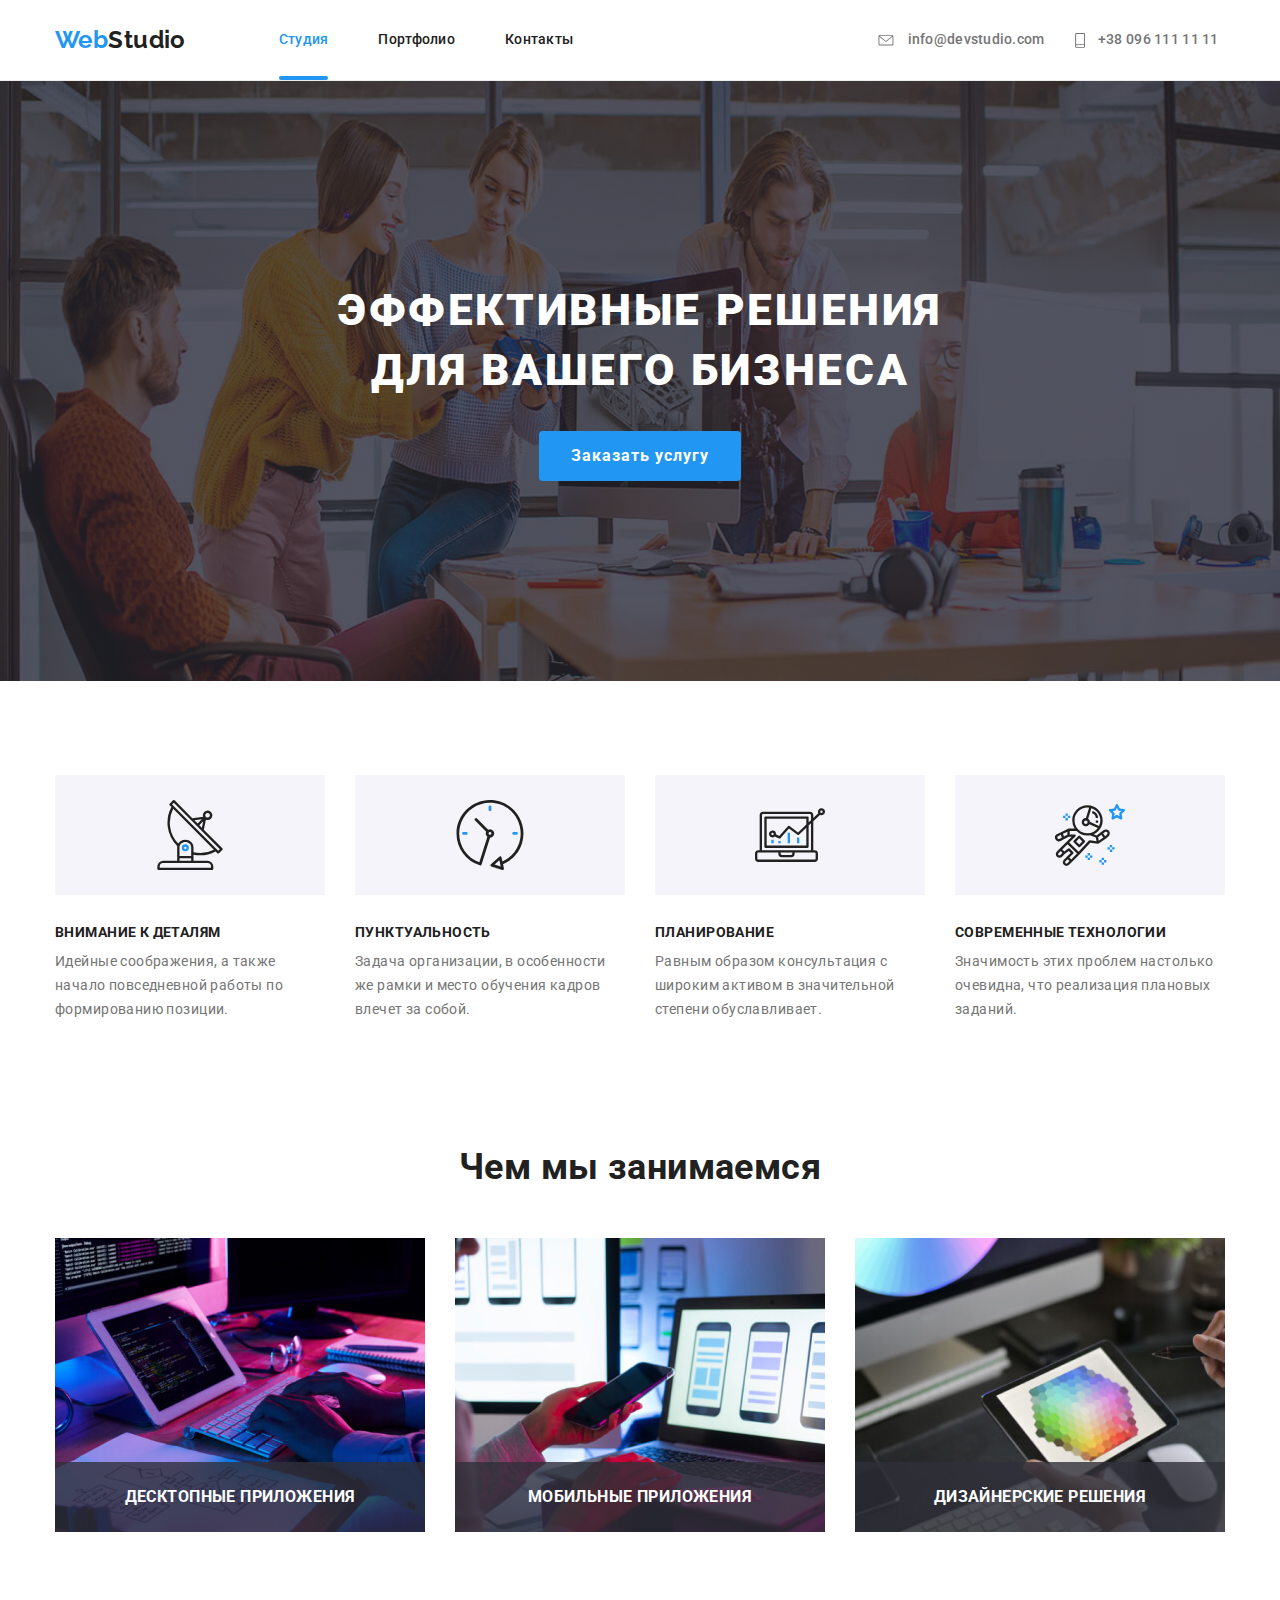
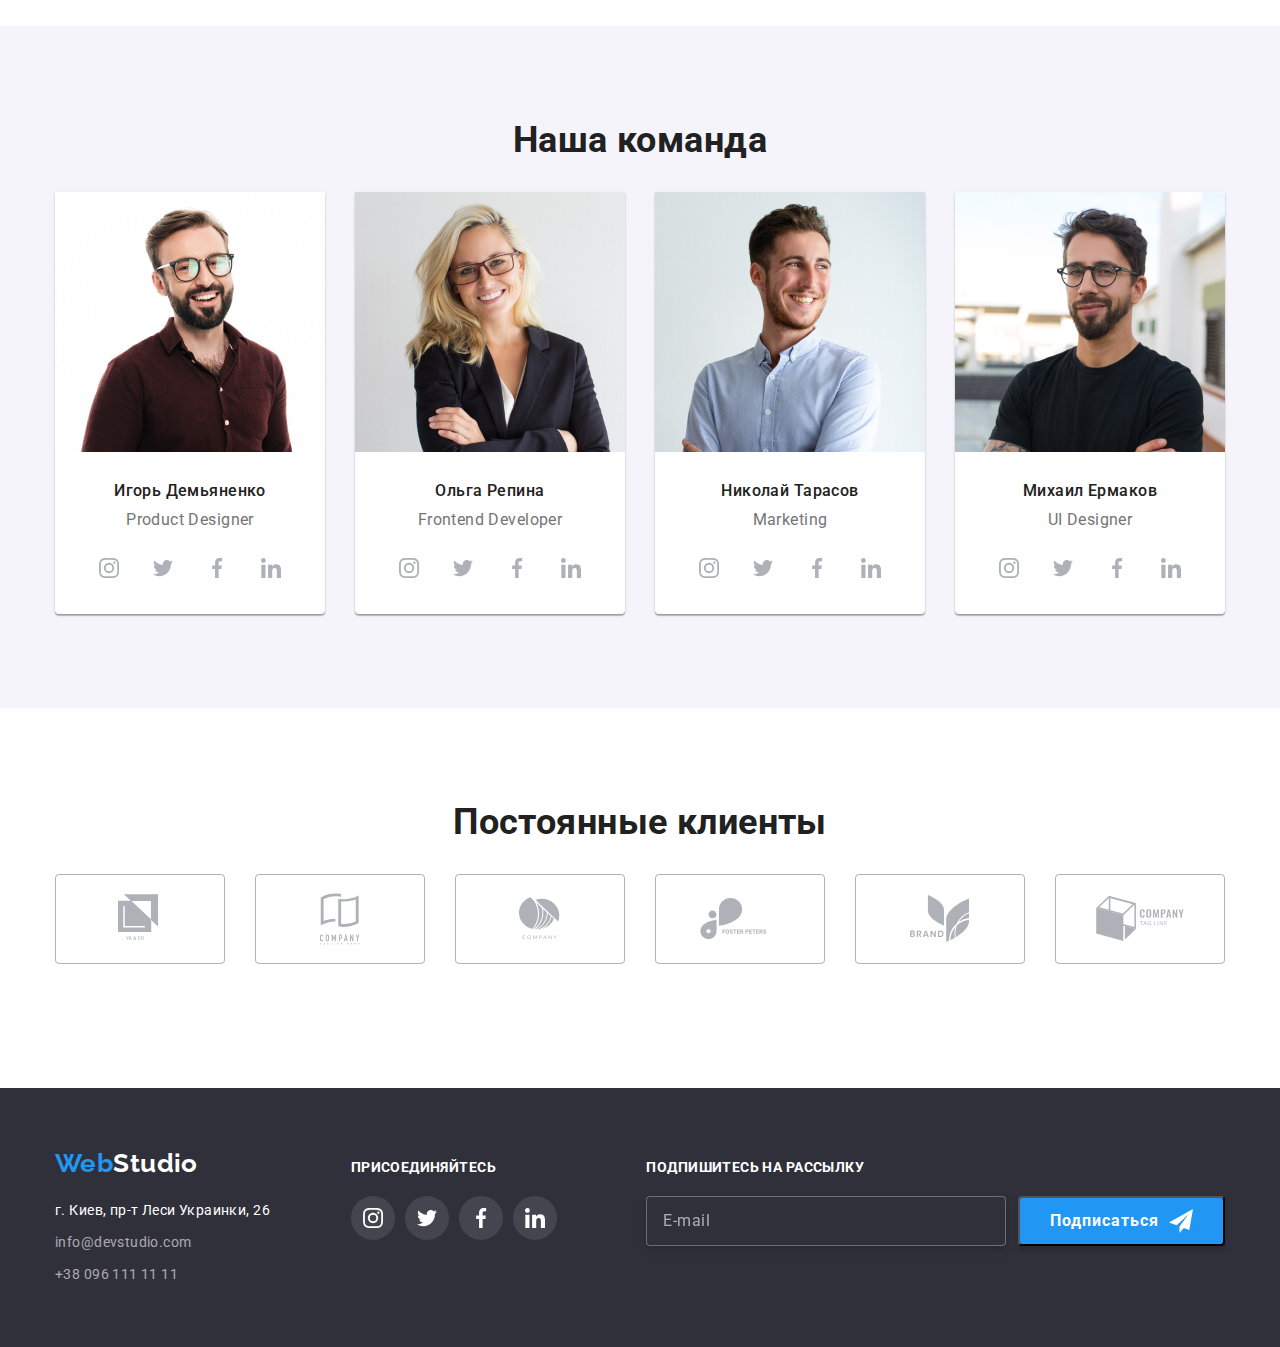
<file: index.html>
<!DOCTYPE html>
<html lang="ru">
<head>
    <meta charset="UTF-8">
    <meta name="viewport" content="width=device-width, initial-scale=1.0">
    <title>Web Studio</title>
    <link href="https://fonts.googleapis.com/css2?family=Raleway:wght@700&family=Roboto:wght@400;500;700;900&display=swap" rel="stylesheet">
    <link rel="stylesheet" href="./css/main.min.css">
</head>
<body>
<header class="page-header">
    <div class="container header-container">
        <a class="logo link" href="./index.html" aria-label="Логотип компании Веб студия"><span class="logo-item">Web</span>Studio</a>
<button type="button" aria-expanded="false" aria-controls="menu-wrapper" class="menu-btn" data-menu-button>
    <svg width="24" height="16">
        <use href="./images/sprite.svg#icon-cross" class="icon-cross"></use>
        <use href="./images/sprite.svg#icon-burger" class="icon-burger"></use>
    </svg>
</button>
<div class="menu-wrapper" data-menu>
<nav class="navigation">  
<ul class="navigation-list">
    <li class="navigation-list-item list">
        <a class="navigation-list-link selected link" href="./index.html" aria-label="Переход на главную страницу сайта">Студия</a>
    </li>
    <li class="navigation-list-item list">
        <a class="navigation-list-link link" href="./portfolio.html" aria-label="Переход на страницу портфолио">Портфолио</a>
    </li>
    <li class="navigation-list-item list">
        <a class="navigation-list-link link" href="" aria-label="Переход на страницу контактов">Контакты</a>
    </li>
</ul>
</nav>
<div class="header-utils">
    <ul class="header-contacts-list">
        <li class="header-contacts-item list">  
            <a class="header-mail-link link" href="mailto:info@devstudio.com">
                <svg class="mail-icon-svg" >
                    <use href="./images/sprite.svg#icon-mail">
                    </use>
                </svg> 
                info@devstudio.com 
            </a>  
        </li>
        <li class="header-contacts-item tel list">
            <a class="header-tel-link link" href="tel:+380961111111">
                <svg class="phone-icon-svg" >
                    <use href="./images/sprite.svg#icon-phone">
                    </use>
                </svg>   
                +38 096 111 11 11</a>
        </li>
    </ul>
</div>
</div>
</div>
</header>
<main>
<!--Секция герой-->
<section class="hero">
    <div class="hero-block">
    <h1 class="hero-title">Эффективные решения для вашего бизнеса</h1>
    <button data-modal-open type="button" class="hero-btn modal-btn" >Заказать услугу</button>
    </div>
</section>
<!--Преимущества-->
<section class="advantage section">
    <div class="container">
    <h2 class="visually-hidden">Наши преимущества</h2>
    <ul class="advantage-list">
        <li class="advantage-list-item list">
            <div class="advantage-icon-block">
            <svg class="advantage-list-icon">
                <use href="./images/sprite.svg#icon-antenna"></use>
            </svg>
        </div>
            <h3 class="advantage-list-title">Внимание к деталям</h3>
            <p class="advantage-list-text">Идейные соображения, а также начало повседневной работы по формированию позиции.</p>
        </li>
        <li class="advantage-list-item list">
            <div class="advantage-icon-block">
            <svg class="advantage-list-icon">
                <use href="./images/sprite.svg#icon-clock"></use>
            </svg>
            </div>
            <h3 class="advantage-list-title">Пунктуальность</h3>
            <p class="advantage-list-text">Задача организации, в особенности же рамки и место обучения кадров влечет за собой.</p>
        </li>
        <li class="advantage-list-item list">
            <div class="advantage-icon-block">
            <svg class="advantage-list-icon">
                <use href="./images/sprite.svg#icon-diagram"></use>
            </svg>
            </div>
            <h3 class="advantage-list-title">Планирование</h3>
            <p class="advantage-list-text">Равным образом консультация с широким активом в значительной степени обуславливает.</p>
        </li>
        <li class="advantage-list-item list">
            <div class="advantage-icon-block">
            <svg class="advantage-list-icon">
                <use href="./images/sprite.svg#icon-astronaut"></use>
            </svg>
            </div>
            <h3 class="advantage-list-title">Современные технологии</h3>
            <p class="advantage-list-text">Значимость этих проблем настолько очевидна, что реализация плановых заданий.</p>
        </li>
    </ul>
</div>
</section>
<!--Напраления работы-->
<section class="work-direction section">
    <div class="container">
    <h2 class="work-direction-title">Чем мы занимаемся</h2>
    <ul class="work-direction-list">
        <li class="work-direction-list-item list">
            <img class="work-direction-image" alt="Человек работает за ноутбуком"
            src="./images/box-1.jpg"
            srcset="./images/box-1@2x.jpg 2x"/>
            <div class="work-direction-wrapper"><h3 class="work-direction-subtitle">Десктопные приложения</h3></div>
        </li>
        <li class="work-direction-list-item list">
            <img class="work-direction-image" alt="Человек держит в руках смартфон"
            src="./images/box-2.jpg"
            srcset="./images/box-2@2x.jpg 2x"/>
            <div class="work-direction-wrapper"><h3 class="work-direction-subtitle">Мобильные приложения</h3></div>
        </li>
        <li class="work-direction-list-item list">
            <img class="work-direction-image" alt="Человек держит в руках планшет"
            src="./images/box-3.jpg"
            srcset="./images/box-3@2x.jpg 2x"/>
            <div class="work-direction-wrapper"><h3 class="work-direction-subtitle">Дизайнерские решения</h3></div>
        </li>
    </ul>
</div>
</section>
<!--Команда-->
<section class="team section">
    <div class="container">
    <h2 class="team-title">Наша команда</h2>
    <ul class="team-list">
        <li class="team-list-item list">
            <picture>
                <source srcset="./images/team/teamate-1-desk.jpg 1x, ./images/team/teamate-1-desk@2x.jpg 2x"
                  media="(min-width: 1200px)">
                  <source srcset="./images/team/teamate-1-tablet.jpg 1x, ./images/team/teamate-1-tablet@2x.jpg 2x"
                  media="(max-width:1199px)">
                  <source srcset="./images/team/teamate-1-mob.jpg 1x, ./images/team/teamate-1-mob@2x.jpg 2x"
                  media="(max-width: 767px)">
                <img src="./images/team/teamate-1-mob.jpg" alt="Фото Игоря Демьяненко" class="team-list-item-image">
              </picture>
            <h3 class="team-list-item-name">Игорь Демьяненко</h3>
            <p class="team-list-item-position" lang="en">Product Designer</p>
            <ul class="social-list">
                <li class="social-list-item list">
                    <a class="social-list-link" href="" target="_blank" aria-label="Инстаграмм">
                      <svg class="social-list-icon">
                          <use href="./images/sprite.svg#icon-instagram">
                      </use>
                      </svg>  
                    </a>
                </li>
                <li class="social-list-item list">
                    <a class="social-list-link" href="" target="_blank" aria-label="Твиттер" >
                        <svg class="social-list-icon">
                            <use href="./images/sprite.svg#icon-twitter">
                        </use>
                        </svg>    
                    </a>
                </li>
                <li class="social-list-item list">
                    <a class="social-list-link" href="" target="_blank" aria-label="Фейсбук">
                        <svg class="social-list-icon">
                            <use href="./images/sprite.svg#icon-facebook">
                        </use>
                        </svg>  
                    </a>
                </li>
                <li class="social-list-item list">
                    <a class="social-list-link" href="" target="_blank" aria-label="Линкедин">
                        <svg class="social-list-icon">
                            <use href="./images/sprite.svg#icon-linkedin">
                        </use>
                        </svg>  
                    </a>
                </li>
            </ul>
        </li>
        <li class="team-list-item list">
            <picture>
                <source srcset="./images/team/teamate-2-desk.jpg 1x, ./images/team/teamate-2-desk@2x.jpg 2x"
                  media="(min-width: 1200px)">
                  <source srcset="./images/team/teamate-2-tablet.jpg 1x, ./images/team/teamate-2-tablet@2x.jpg 2x"
                  media="(max-width:1199px)">
                  <source srcset="./images/team/teamate-2-mob.jpg 1x, ./images/team/teamate-2-mob@2x.jpg 2x"
                  media="(max-width: 767px)">
                <img src="./images/team/teamate-2-mob.jpg" alt="Фото Ольги Репиной" class="team-list-item-image">
              </picture>
            <h3 class="team-list-item-name">Ольга Репина</h3>
            <p class="team-list-item-position" lang="en">Frontend Developer</p>
            <ul class="social-list">
                <li class="social-list-item list">
                    <a class="social-list-link" href="" target="_blank" aria-label="Инстаграмм">
                      <svg class="social-list-icon">
                          <use href="./images/sprite.svg#icon-instagram">
                      </use>
                      </svg>  
                    </a>
                </li>
                <li class="social-list-item list">
                    <a class="social-list-link" href="" target="_blank" aria-label="Твиттер" >
                        <svg class="social-list-icon">
                            <use href="./images/sprite.svg#icon-twitter">
                        </use>
                        </svg>    
                    </a>
                </li>
                <li class="social-list-item list">
                    <a class="social-list-link" href="" target="_blank" aria-label="Фейсбук">
                        <svg class="social-list-icon">
                            <use href="./images/sprite.svg#icon-facebook">
                        </use>
                        </svg>  
                    </a>
                </li>
                <li class="social-list-item list">
                    <a class="social-list-link" href="" target="_blank" aria-label="Линкедин">
                        <svg class="social-list-icon">
                            <use href="./images/sprite.svg#icon-linkedin">
                        </use>
                        </svg>  
                    </a>
                </li>
            </ul>
        </li>
        <li class="team-list-item list">
            <picture>
                <source srcset="./images/team/teamate-3-desk.jpg 1x, ./images/team/teamate-3-desk@2x.jpg 2x"
                  media="(min-width: 1200px)">
                  <source srcset="./images/team/teamate-3-tablet.jpg 1x, ./images/team/teamate-3-tablet@2x.jpg 2x"
                  media="(max-width:1199px)">
                  <source srcset="./images/team/teamate-3-mob.jpg 1x, ./images/team/teamate-3-mob@2x.jpg 2x"
                  media="(max-width: 767px)">
                <img src="./images/team/teamate-3-mob.jpg" alt="Фото Николая Тарасова" class="team-list-item-image">
              </picture>
            <h3 class="team-list-item-name">Николай Тарасов</h3>
            <p class="team-list-item-position" lang="en">Marketing</p>
            <ul class="social-list">
                <li class="social-list-item list">
                    <a class="social-list-link" href="" target="_blank" aria-label="Инстаграмм">
                      <svg class="social-list-icon">
                          <use href="./images/sprite.svg#icon-instagram">
                      </use>
                      </svg>  
                    </a>
                </li>
                <li class="social-list-item list">
                    <a class="social-list-link" href="" target="_blank" aria-label="Твиттер" >
                        <svg class="social-list-icon">
                            <use href="./images/sprite.svg#icon-twitter">
                        </use>
                        </svg>    
                    </a>
                </li>
                <li class="social-list-item list">
                    <a class="social-list-link" href="" target="_blank" aria-label="Фейсбук">
                        <svg class="social-list-icon">
                            <use href="./images/sprite.svg#icon-facebook">
                        </use>
                        </svg>  
                    </a>
                </li>
                <li class="social-list-item list">
                    <a class="social-list-link" href="" target="_blank" aria-label="Линкедин">
                        <svg class="social-list-icon">
                            <use href="./images/sprite.svg#icon-linkedin">
                        </use>
                        </svg>  
                    </a>
                </li>
            </ul>
        </li>
        <li class="team-list-item list">
            <picture>
                <source srcset="./images/team/teamate-4-desk.jpg 1x, ./images/team/teamate-4-desk@2x.jpg 2x"
                  media="(min-width: 1200px)">
                  <source srcset="./images/team/teamate-4-tablet.jpg 1x, ./images/team/teamate-4-tablet@2x.jpg 2x"
                  media="(max-width:1199px)">
                  <source srcset="./images/team/teamate-4-mob.jpg 1x, ./images/team/teamate-4-mob@2x.jpg 2x"
                  media="(max-width: 767px)">
                <img src="./images/team/teamate-4-mob.jpg" alt="Фото Михаила Ермакова" class="team-list-item-image">
              </picture>
            <h3 class="team-list-item-name">Михаил Ермаков</h3>
            <p class="team-list-item-position" lang="en">UI Designer</p>
            <ul class="social-list">
                <li class="social-list-item list">
                    <a class="social-list-link" href="" target="_blank" aria-label="Инстаграмм">
                      <svg class="social-list-icon">
                          <use href="./images/sprite.svg#icon-instagram">
                      </use>
                      </svg>  
                    </a>
                </li>
                <li class="social-list-item list">
                    <a class="social-list-link" href="" target="_blank" aria-label="Твиттер" >
                        <svg class="social-list-icon">
                            <use href="./images/sprite.svg#icon-twitter">
                        </use>
                        </svg>    
                    </a>
                </li>
                <li class="social-list-item list">
                    <a class="social-list-link" href="" target="_blank" aria-label="Фейсбук">
                        <svg class="social-list-icon">
                            <use href="./images/sprite.svg#icon-facebook">
                        </use>
                        </svg>  
                    </a>
                </li>
                <li class="social-list-item list">
                    <a class="social-list-link" href="" target="_blank" aria-label="Линкедин">
                        <svg class="social-list-icon">
                            <use href="./images/sprite.svg#icon-linkedin">
                        </use>
                        </svg>  
                    </a>
                </li>
            </ul>
        </li>
    </ul>
</div>
</section>
<!--Клиенты-->
<section class="clients section">
    <div class="container">
    <h2 class="clients-title">Постоянные клиенты</h2>
    <ul class="clients-list">
        <li class="clients-list-item list">
            <a class="clients-list-link" href="" target="_blank" aria-label="Логотип компании Я и Ко">
                <svg class="clients-icon" width="44.27" height="49.23">
                    <use href="./images/sprite.svg#icon-company-logo-1">
                    </use>
                </svg>
            </a>
        </li>
        <li class="clients-list-item list">
            <a class="clients-list-link" href="" target="_blank" aria-label="Логотип компании Теглайн">
                <svg class="clients-icon" width="40" height="52">
                    <use href="./images/sprite.svg#icon-company-logo-2">
                    </use>
                </svg>
            </a>
        </li>
        <li class="clients-list-item list">
            <a class="clients-list-link" href="" target="_blank" aria-label="Логотип компании Кампани">
                <svg class="clients-icon" width="41" height="42.6">
                    <use href="./images/sprite.svg#icon-company-logo-3">
                    </use>
                </svg>
            </a>
        </li>
        <li class="clients-list-item list">
            <a class="clients-list-link" href="" target="_blank" aria-label="Логотип компании Фостер Петерс">
                <svg class="clients-icon" width="79.66" height="42.02">
                    <use href="./images/sprite.svg#icon-company-logo-4">
                    </use>
                </svg>
            </a>
        </li>
        <li class="clients-list-item list">
            <a class="clients-list-link" href="" target="_blank" aria-label="Логотип компании Брэнд">
                <svg class="clients-icon" width="59" height="47">
                    <use href="./images/sprite.svg#icon-company-logo-5">
                    </use>
                </svg>
            </a>
        </li>
        <li class="clients-list-item list">
            <a class="clients-list-link" href="" target="_blank" aria-label="Логотип компании Тэг Лайн">
                <svg class="clients-icon" width="88.48" height="45.44">
                    <use href="./images/sprite.svg#icon-company-logo-6">
                    </use>
                </svg>
            </a>
        </li>
    </ul>
</div>
</section>
</main>
<footer class="footer">
  <div class="container">
    <!--Контакты-->
<div class="footer-box contacts">
    <a class="logo-footer link" href="./index.html"><span class="logo-footer-item">Web</span>Studio</a>
    <address class="contacts-block">
        <ul class="contacts-block-list">
            <li class="contacts-block-list-item list">
                <a class="footer-map-link link" href="https://goo.gl/maps/wMXFmCSK4GjMc7Qu5" target="_blank">г. Киев, пр-т Леси Украинки, 26</a>
            </li>
            <li class="contacts-block-list-item list">
                <a class="footer-mail-link link" href="mailto:info@devstudio.com">info@devstudio.com</a>
            </li>
            <li class="contacts-block-list-item list">
                <a class="footer-tel-link link" href="tel:+380961111111">+38 096 111 11 11</a>
            </li>
        </ul>
    </address>
</div>
<!--Ссылки на соцсети-->
<div class="footer-box social-links-block">
    <b class="social-links-block-text">Присоединяйтесь</b>
    <ul class="footer-list-link">
        <li class="footer-socail-list-item list">
            <a class="footer-social-list-link" href="" target="_blank" aria-label="Инстаграмм">
          <svg class="footer-social-icon">
                    <use href="./images/sprite.svg#icon-instagram"></use>
                </svg> 
            </a>
        </li>
        <li class="footer-socail-list-item list">
            <a class="footer-social-list-link" href="" target="_blank" aria-label="Твиттер">
                <svg class="footer-social-icon">
                    <use href="./images/sprite.svg#icon-twitter"></use>
                </svg>
            </a>
        </li>
        <li class="footer-socail-list-item list">
            <a class="footer-social-list-link" href="" target="_blank" aria-label="Фейсбук">
                <svg class="footer-social-icon">
                    <use href="./images/sprite.svg#icon-facebook"></use>
                </svg>
            </a>
        </li>
        <li class="footer-socail-list-item list">
            <a class="footer-social-list-link" href="" target="_blank" aria-label="Линкедин">
                <svg class="footer-social-icon">
                    <use href="./images/sprite.svg#icon-linkedin"></use>
                </svg>
            </a>
        </li>
    </ul>  
</div>
<!--Форма подписки-->
<div class="footer-box contact-form-wrapper">
    <form class="contact-form" action="#">
        <b class="contact-form-title">Подпишитесь на рассылку</b>
        <div class="contact-form-block">
        <input class="contact-form-input" type="email" name="email" placeholder="E-mail" required>
        <button type="submit" class="contact-form-button">
            Подписаться
            <svg class="contact-form-icon" width="24px" height="24px">
                <use href="./images/sprite.svg#icon-telegram-icon"></use>
            </svg>
        </button>
        </div>
    </form>
</div>
</div>
</footer>
<div data-modal class="backdrop is-hidden">
    <form action="#" class="modal-form">
        <h2 class="modal-form-title">Оставьте свои данные, мы вам перезвоним</h2>
        <button data-modal-close type="button" class="modal-form-close-btn">
            <svg class="modal-form-close-btn-icon" width="11" height="11"> 
                <use href="./images/sprite.svg#icon-close-btn"></use>
            </svg>  
        </button>
        <div class="modal-form-field">
            <input type="text" name="user-name" class="modal-form-input" id="user-name" placeholder=" " required>
            <label for="user-name" class="modal-form-label">Имя</label>
            <svg class="modal-form-icon" width="12" height="12">
                <use href="./images/sprite.svg#icon-user-name"></use>
            </svg>
        </div>
        <div class="modal-form-field">   
            <input type="tel" name="user-phone" class="modal-form-input" id="user-phone" placeholder=" " required>
            <label for="user-phone" class="modal-form-label">Телефон</label>
            <svg class="modal-form-icon" width="13" height="13"> 
                <use href="./images/sprite.svg#icon-user-pnone"></use>
            </svg>
        </div>
        <div class="modal-form-field"> 
            <input type="email" name="user-email" class="modal-form-input" id="user-email" placeholder=" " required>
            <label for="user-email" class="modal-form-label">Почта</label>
            <svg class="modal-form-icon" width="15" height="12"> 
                <use href="./images/sprite.svg#icon-user-mail"></use>
            </svg>
        </div>
        <textarea name="usesr-comment" placeholder="Комментарий" class="modal-form-comment"></textarea>
        <label class="modal-form-option-label">
            <input type="checkbox" name="policy" value="accept-policy" class="modal-form-checkbox"> 
            <span class="modal-form-custom-checkbox">
                <svg class="modal-form-checkbox-icon" width="11" height="8"> 
                    <use href="./images/sprite.svg#icon-checkbox"></use>
                </svg>
            </span>
            <span class="modal-form-option-span">Соглашаюсь с рассылкой и принимаю <a class="modal-form-link" href="">Условия договора</a></span>
        </label>
        <button data-modal-close type="submit" class="modal-form-btn modal-btn" >Отправить</button>
    </form>
</div> 
<script src="./js/modal.js"></script>
<script src="./js/menu.js"></script>
</body>
</html>
</file>
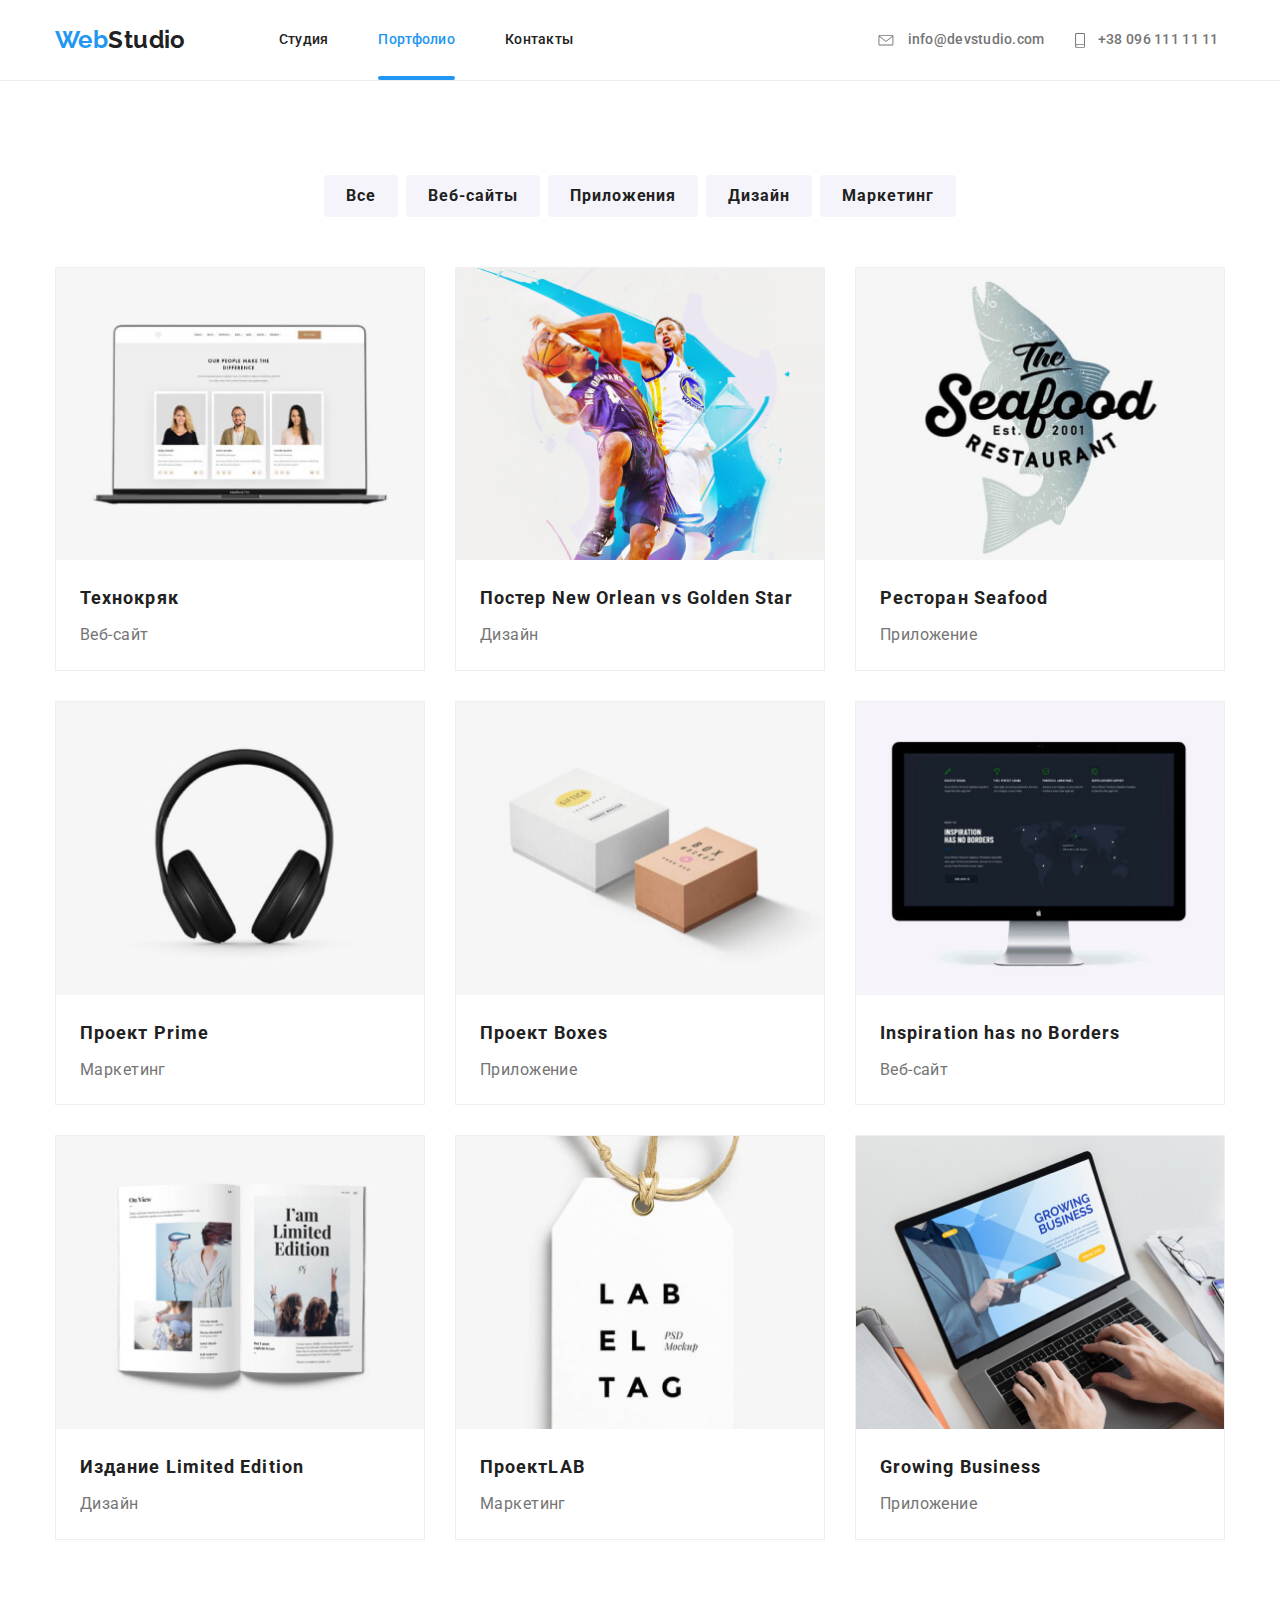
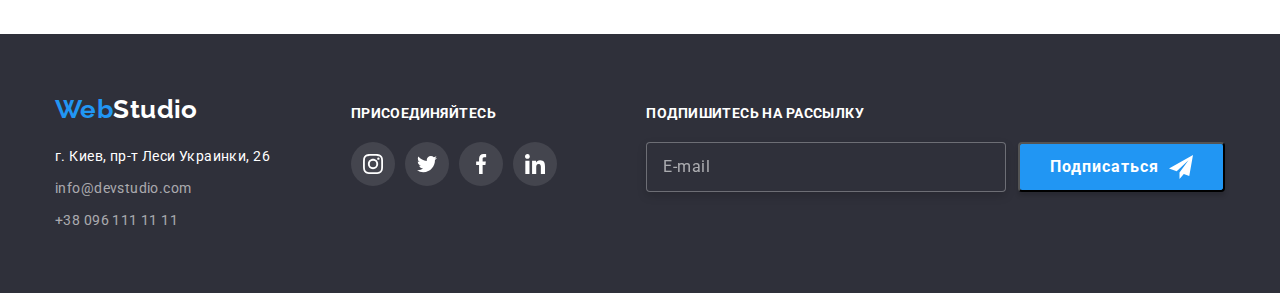
<file: portfolio.html>
<!DOCTYPE html>
<html lang="en">
<head>
    <meta charset="UTF-8">
    <meta name="viewport" content="width=device-width, initial-scale=1.0">
    <title>Web Studio</title>
    <link href="https://fonts.googleapis.com/css2?family=Raleway:wght@700&family=Roboto:wght@400;500;700;900&display=swap" rel="stylesheet">
    <link rel="stylesheet" href="./css/portfolio.min.css">
</head>
<body>
    <header class="page-header">
        <div class="container header-container">
            <a class="logo link" href="./index.html" aria-label="Логотип компании Веб студия"><span class="logo-item">Web</span>Studio</a>
    <button type="button" aria-expanded="false" aria-controls="menu-wrapper" class="menu-btn" data-menu-button>
        <svg width="24" height="16">
            <use href="./images/sprite.svg#icon-cross" class="icon-cross"></use>
            <use href="./images/sprite.svg#icon-burger" class="icon-burger"></use>
        </svg>
    </button>
    <div class="menu-wrapper" data-menu>
    <nav class="navigation">  
    <ul class="navigation-list">
        <li class="navigation-list-item list">
            <a class="navigation-list-link link" href="./index.html" aria-label="Переход на главную страницу сайта">Студия</a>
        </li>
        <li class="navigation-list-item list">
            <a class="navigation-list-link selected link" href="./portfolio.html" aria-label="Переход на страницу портфолио">Портфолио</a>
        </li>
        <li class="navigation-list-item list">
            <a class="navigation-list-link link" href="" aria-label="Переход на страницу контактов">Контакты</a>
        </li>
    </ul>
    </nav>
    <div class="header-utils">
        <ul class="header-contacts-list">
            <li class="header-contacts-item list">  
                <a class="header-mail-link link" href="mailto:info@devstudio.com">
                    <svg class="mail-icon-svg" >
                        <use href="./images/sprite.svg#icon-mail">
                        </use>
                    </svg> 
                    info@devstudio.com 
                </a>  
            </li>
            <li class="header-contacts-item tel list">
                <a class="header-tel-link link" href="tel:+380961111111">
                    <svg class="phone-icon-svg" >
                        <use href="./images/sprite.svg#icon-phone">
                        </use>
                    </svg>   
                    +38 096 111 11 11</a>
            </li>
        </ul>
    </div>
    </div>
    </div>
    </header>
        <main>
            <div class="container">
            <ul class="btn-list">
                <li class="btn-list-item list">
                    <button type="button" class="btn-item modal-btn">Все</button>
                </li>
                <li class="btn-list-item list">
                    <button type="button" class="btn-item modal-btn">Веб-сайты</button>
                </li>
                <li class="btn-list-item list">
                    <button type="button" class="btn-item modal-btn">Приложения</button>
                </li>
                <li class="btn-list-item list">
                    <button type="button" class="btn-item modal-btn">Дизайн</button>
                </li>
                <li class="btn-list-item list">
                    <button type="button" class="btn-item modal-btn">Маркетинг</button>
                </li>
            </ul>
        </div>
     <!--Секция с примерами работ-->
     <section class="work-example">
         <div class="container">
         <h1 class="visually-hidden">Примеры работ</h1>
         <ul class="work-examples-list">
             <li class="work-examples-item list">
                 <a class="work-examples-item-link link" href="">
                    <div class="work-examples-wrapper"> 
                    <picture>
                        <source srcset="./images/works/work-1-desk.jpg 1x, ./images/works/work-1-desk@2x.jpg 2x"
                          media="(min-width: 1200px)">
                          <source srcset="./images/works/work-1-tablet.jpg 1x, ./images/works/work-1-tablet@2x.jpg 2x"
                          media="(max-width:1199px)">
                          <source srcset="./images/works/work-1-mob.jpg 1x, ./images/works/work-1-mob@2x.jpg 2x"
                          media="(max-width: 767px)">
                        <img src="./images/works/work-1-mob.jpg " alt="Сайт Технокряк" class="work-examples-item-link-image">
                      </picture>
                     <p class="work-examples-desc">Технокряк это современная площадка распространения коронавируса.
                        Компании используют эту платформу для цифрового шпионажа 
                        и атак на защищённые сервера конкурентов.</p>
                    </div>
                     <div class="work-examples-block">
                         <h2 class="work-examples-subtitle">Технокряк</h2>
                     <p class="work-examples-text">Веб-сайт</p>
                      
                    </div>
                 </a>
             </li>
             <li class="work-examples-item list"> 
                 <a class="work-examples-item-link link" href="">
                    <div class="work-examples-wrapper"> 
                    <picture>
                     <source srcset="./images/works/work-2-desk.jpg 1x, ./images/works/work-2-desk@2x.jpg 2x"
                     media="(min-width: 1200px)">
                     <source srcset="./images/works/work-2-tablet.jpg 1x, ./images/works/work-2-tablet@2x.jpg 2x"
                     media="(max-width:1199px)">
                     <source srcset="./images/works/work-2-mob.jpg 1x, ./images/works/work-2-mob@2x.jpg 2x"
                     media="(max-width: 767px)">
                   <img src="./images/works/work-2-mob.jpg " alt="Постер с баскетболистами" class="work-examples-item-link-image">
                 </picture>
                     <p class="work-examples-desc">Технокряк это современная площадка распространения коронавируса.
                        Компании используют эту платформу для цифрового шпионажа 
                        и атак на защищённые сервера конкурентов.</p>
                    </div>
                     <div class="work-examples-block">
                     <h2 class="work-examples-subtitle">Постер <span lang="en">New Orlean vs Golden Star</span></h2>
                     <p class="work-examples-text">Дизайн</p>
                    </div>
                 </a>
             </li>
             <li class="work-examples-item list">
                 <a class="work-examples-item-link link" href="">
                    <div class="work-examples-wrapper"> 
                    <picture>
                        <source srcset="./images/works/work-3-desk.jpg 1x, ./images/works/work-3-desk@2x.jpg 2x"
                        media="(min-width: 1200px)">
                        <source srcset="./images/works/work-3-tablet.jpg 1x, ./images/works/work-3-tablet@2x.jpg 2x"
                        media="(max-width:1199px)">
                        <source srcset="./images/works/work-3-mob.jpg 1x, ./images/works/work-3-mob@2x.jpg 2x"
                        media="(max-width: 767px)">
                      <img src="./images/works/work-3-mob.jpg " alt="Логотип ресторана Сифуд" class="work-examples-item-link-image">
                    </picture>
                     <p class="work-examples-desc">Технокряк это современная площадка распространения коронавируса.
                        Компании используют эту платформу для цифрового шпионажа 
                        и атак на защищённые сервера конкурентов.</p>
                    </div>
                     <div class="work-examples-block">
                     <h2 class="work-examples-subtitle">Ресторан <span lang="en">Seafood</span></h2>
                     <p class="work-examples-text">Приложение</p>
                     </div>
                 </a>
             </li>
             <li class="work-examples-item list">
                 <a class="work-examples-item-link link" href="">
                    <div class="work-examples-wrapper">
                    <picture>
                        <source srcset="./images/works/work-4-desk.jpg 1x, ./images/works/work-4-desk@2x.jpg 2x"
                        media="(min-width: 1200px)">
                        <source srcset="./images/works/work-4-tablet.jpg 1x, ./images/works/work-4-tablet@2x.jpg 2x"
                        media="(max-width:1199px)">
                        <source srcset="./images/works/work-4-mob.jpg 1x, ./images/works/work-4-mob@2x.jpg 2x"
                        media="(max-width: 767px)">
                      <img src="./images/works/work-4-mob.jpg " alt="Наушники" class="work-examples-item-link-image">
                    </picture>
                     <p class="work-examples-desc">Технокряк это современная площадка распространения коронавируса.
                        Компании используют эту платформу для цифрового шпионажа 
                        и атак на защищённые сервера конкурентов.</p>
                     </div>
                        <div class="work-examples-block">
                     <h2 class="work-examples-subtitle">Проект <span lang="en">Prime</span></h2>
                     <p class="work-examples-text">Маркетинг</p>
                     </div>
                 </a>
             </li>
             <li class="work-examples-item list"> 
                 <a class="work-examples-item-link link" href="">
                    <div class="work-examples-wrapper"> 
                    <picture>
                        <source srcset="./images/works/work-5-desk.jpg 1x, ./images/works/work-5-desk@2x.jpg 2x"
                        media="(min-width: 1200px)">
                        <source srcset="./images/works/work-5-tablet.jpg 1x, ./images/works/work-5-tablet@2x.jpg 2x"
                        media="(max-width:1199px)">
                        <source srcset="./images/works/work-5-mob.jpg 1x, ./images/works/work-5-mob@2x.jpg 2x"
                        media="(max-width: 767px)">
                      <img src="./images/works/work-5-mob.jpg " alt="Две коробки" class="work-examples-item-link-image">
                    </picture>
                    <p class="work-examples-desc">Технокряк это современная площадка распространения коронавируса.
                        Компании используют эту платформу для цифрового шпионажа 
                        и атак на защищённые сервера конкурентов.</p>
                    </div>
                    <div class="work-examples-block">
                     <h2 class="work-examples-subtitle">Проект <span lang="en">Boxes</span></h2>
                     <p class="work-examples-text">Приложение</p>
                     </div>
                 </a>
             </li>
             <li class="work-examples-item list">
                 <a class="work-examples-item-link link" href="">
                    <div class="work-examples-wrapper"> 
                     <picture>
                        <source srcset="./images/works/work-6-desk.jpg 1x, ./images/works/work-6-desk@2x.jpg 2x"
                        media="(min-width: 1200px)">
                        <source srcset="./images/works/work-6-tablet.jpg 1x, ./images/works/work-6-tablet@2x.jpg 2x"
                        media="(max-width:1199px)">
                        <source srcset="./images/works/work-6-mob.jpg 1x, ./images/works/work-6-mob@2x.jpg 2x"
                        media="(max-width: 767px)">
                      <img src="./images/works/work-6-mob.jpg " alt="Монитор ПК" class="work-examples-item-link-image">
                    </picture>
                     <p class="work-examples-desc">Технокряк это современная площадка распространения коронавируса.
                        Компании используют эту платформу для цифрового шпионажа 
                        и атак на защищённые сервера конкурентов.</p>
                    </div>
                     <div class="work-examples-block">
                     <h2 class="work-examples-subtitle" lang="en">Inspiration has no Borders</h2>
                     <p class="work-examples-text">Веб-сайт</p>
                     </div>
                 </a>
             </li>
             <li class="work-examples-item list">
                 <a class="work-examples-item-link link" href="">
                    <div class="work-examples-wrapper">
                     <picture>
                        <source srcset="./images/works/work-7-desk.jpg 1x, ./images/works/work-7-desk@2x.jpg 2x"
                        media="(min-width: 1200px)">
                        <source srcset="./images/works/work-7-tablet.jpg 1x, ./images/works/work-7-tablet@2x.jpg 2x"
                        media="(max-width:1199px)">
                        <source srcset="./images/works/work-7-mob.jpg 1x, ./images/works/work-7-mob@2x.jpg 2x"
                        media="(max-width: 767px)">
                      <img src="./images/works/work-7-mob.jpg " alt="Разворот журнала" class="work-examples-item-link-image">
                    </picture>
                     <p class="work-examples-desc">Технокряк это современная площадка распространения коронавируса.
                        Компании используют эту платформу для цифрового шпионажа 
                        и атак на защищённые сервера конкурентов.</p>
                     </div>
                        <div class="work-examples-block">
                     <h2 class="work-examples-subtitle">Издание <span lang="en">Limited Edition</span></h2>
                     <p class="work-examples-text">Дизайн</p>
                     </div>
                 </a>
             </li>
             <li class="work-examples-item list">
                 <a class="work-examples-item-link link" href="">
                    <div class="work-examples-wrapper">
                     <picture>
                        <source srcset="./images/works/work-8-desk.jpg 1x, ./images/works/work-8-desk@2x.jpg 2x"
                        media="(min-width: 1200px)">
                        <source srcset="./images/works/work-8-tablet.jpg 1x, ./images/works/work-8-tablet@2x.jpg 2x"
                        media="(max-width:1199px)">
                        <source srcset="./images/works/work-8-mob.jpg 1x, ./images/works/work-8-mob@2x.jpg 2x"
                        media="(max-width: 767px)">
                      <img src="./images/works/work-8-mob.jpg " alt="Ярлык с буквами" class="work-examples-item-link-image">
                    </picture>
                     <p class="work-examples-desc">Технокряк это современная площадка распространения коронавируса.
                        Компании используют эту платформу для цифрового шпионажа 
                        и атак на защищённые сервера конкурентов.</p>
                    </div>
                        <div class="work-examples-block">
                     <h2 class="work-examples-subtitle">Проект<span lang="en">LAB</span></h2>
                     <p class="work-examples-text">Маркетинг</p>
                     </div>
                 </a>
             </li>
             <li class="work-examples-item list">
                 <a class="work-examples-item-link link" href="">
                    <div class="work-examples-wrapper">
                     <picture>
                        <source srcset="./images/works/work-9-desk.jpg 1x, ./images/works/work-9-desk@2x.jpg 2x"
                        media="(min-width: 1200px)">
                        <source srcset="./images/works/work-9-tablet.jpg 1x, ./images/works/work-9-tablet@2x.jpg 2x"
                        media="(max-width:1199px)">
                        <source srcset="./images/works/work-9-mob.jpg 1x, ./images/works/work-9-mob@2x.jpg 2x"
                        media="(max-width: 767px)">
                      <img src="./images/works/work-9-mob.jpg " alt="Ноутбук"class="work-examples-item-link-image">
                    </picture>
                     <p class="work-examples-desc">Технокряк это современная площадка распространения коронавируса.
                        Компании используют эту платформу для цифрового шпионажа 
                        и атак на защищённые сервера конкурентов.</p>
                    </div>
                     <div class="work-examples-block">
                     <h2 class="work-examples-subtitle" lang="en">Growing Business</h2>
                     <p class="work-examples-text">Приложение</p>
                     </div>
                 </a>
             </li>
         </ul>
        </div>
     </section>      
        </main>
        <footer class="footer">
            <div class="container">
              <!--Контакты-->
          <div class="footer-box contacts">
              <a class="logo-footer link" href="./index.html"><span class="logo-footer-item">Web</span>Studio</a>
              <address class="contacts-block">
                  <ul class="contacts-block-list">
                      <li class="contacts-block-list-item list">
                          <a class="footer-map-link link" href="https://goo.gl/maps/wMXFmCSK4GjMc7Qu5" target="_blank">г. Киев, пр-т Леси Украинки, 26</a>
                      </li>
                      <li class="contacts-block-list-item list">
                          <a class="footer-mail-link link" href="mailto:info@devstudio.com">info@devstudio.com</a>
                      </li>
                      <li class="contacts-block-list-item list">
                          <a class="footer-tel-link link" href="tel:+380961111111">+38 096 111 11 11</a>
                      </li>
                  </ul>
              </address>
          </div>
          <!--Ссылки на соцсети-->
          <div class="footer-box social-links-block">
              <b class="social-links-block-text">Присоединяйтесь</b>
              <ul class="footer-list-link">
                  <li class="footer-socail-list-item list">
                      <a class="footer-social-list-link" href="" target="_blank" aria-label="Инстаграмм">
                    <svg class="footer-social-icon">
                              <use href="./images/sprite.svg#icon-instagram"></use>
                          </svg> 
                      </a>
                  </li>
                  <li class="footer-socail-list-item list">
                      <a class="footer-social-list-link" href="" target="_blank" aria-label="Твиттер">
                          <svg class="footer-social-icon">
                              <use href="./images/sprite.svg#icon-twitter"></use>
                          </svg>
                      </a>
                  </li>
                  <li class="footer-socail-list-item list">
                      <a class="footer-social-list-link" href="" target="_blank" aria-label="Фейсбук">
                          <svg class="footer-social-icon">
                              <use href="./images/sprite.svg#icon-facebook"></use>
                          </svg>
                      </a>
                  </li>
                  <li class="footer-socail-list-item list">
                      <a class="footer-social-list-link" href="" target="_blank" aria-label="Линкедин">
                          <svg class="footer-social-icon">
                              <use href="./images/sprite.svg#icon-linkedin"></use>
                          </svg>
                      </a>
                  </li>
              </ul>  
          </div>
          <!--Форма подписки-->
          <div class="footer-box contact-form-wrapper">
              <form class="contact-form" action="#">
                  <b class="contact-form-title">Подпишитесь на рассылку</b>
                  <div class="contact-form-block">
                  <input class="contact-form-input" type="email" name="email" placeholder="E-mail" required>
                  <button type="submit" class="contact-form-button">
                      Подписаться
                      <svg class="contact-form-icon" width="24px" height="24px">
                          <use href="./images/sprite.svg#icon-telegram-icon"></use>
                      </svg>
                  </button>
                  </div>
              </form>
          </div>
          </div>
          </footer>
    <script src="./js/menu.js"></script>
</body>
</html>
</file>
<file: css/main.min.css>
/*! normalize.css v8.0.1 | MIT License | github.com/necolas/normalize.css */html{line-height:1.15;-webkit-text-size-adjust:100%}body{margin:0}main{display:block}h1{font-size:2em;margin:0.67em 0}hr{box-sizing:content-box;height:0;overflow:visible}pre{font-family:monospace, monospace;font-size:1em}a{background-color:transparent}abbr[title]{border-bottom:none;text-decoration:underline;text-decoration:underline dotted}b,strong{font-weight:bolder}code,kbd,samp{font-family:monospace, monospace;font-size:1em}small{font-size:80%}sub,sup{font-size:75%;line-height:0;position:relative;vertical-align:baseline}sub{bottom:-0.25em}sup{top:-0.5em}img{border-style:none}button,input,optgroup,select,textarea{font-family:inherit;font-size:100%;line-height:1.15;margin:0}button,input{overflow:visible}button,select{text-transform:none}button,[type="button"],[type="reset"],[type="submit"]{-webkit-appearance:button}button::-moz-focus-inner,[type="button"]::-moz-focus-inner,[type="reset"]::-moz-focus-inner,[type="submit"]::-moz-focus-inner{border-style:none;padding:0}button:-moz-focusring,[type="button"]:-moz-focusring,[type="reset"]:-moz-focusring,[type="submit"]:-moz-focusring{outline:1px dotted ButtonText}fieldset{padding:0.35em 0.75em 0.625em}legend{box-sizing:border-box;color:inherit;display:table;max-width:100%;padding:0;white-space:normal}progress{vertical-align:baseline}textarea{overflow:auto}[type="checkbox"],[type="radio"]{box-sizing:border-box;padding:0}[type="number"]::-webkit-inner-spin-button,[type="number"]::-webkit-outer-spin-button{height:auto}[type="search"]{-webkit-appearance:textfield;outline-offset:-2px}[type="search"]::-webkit-search-decoration{-webkit-appearance:none}::-webkit-file-upload-button{-webkit-appearance:button;font:inherit}details{display:block}summary{display:list-item}template{display:none}[hidden]{display:none}.footer-map-link,.footer-mail-link,.footer-tel-link{font-style:normal;font-size:14px;line-height:1.71}.modal-form-btn,.clients-list-link{display:flex;align-items:center;justify-content:center}.mail-icon-svg,.phone-icon-svg{margin-right:10px;vertical-align:middle;fill:#757575;transition:fill 250ms cubic-bezier(0.4, 0, 0.2, 1)}.social-list-link,.footer-social-list-link{display:block;width:44px;height:44px;padding:12px;border-radius:50%;transition:background-color 250ms cubic-bezier(0.4, 0, 0.2, 1)}html{box-sizing:border-box}*,*::before,*::after{box-sizing:inherit;margin:0;padding:0}body{margin:0;background-color:#fff;font-family:"Roboto",sans-serif;font-size:14px;line-height:1.714;letter-spacing:0.03em;color:#757575}.visually-hidden{position:absolute;width:1px;height:1px;margin:-1px;border:0;padding:0;clip:rect(0 0 0 0);overflow:hidden}.list{list-style:none}.link{text-decoration:none}h1,h2,h3{margin:0}img{display:block;max-width:100%;height:auto}ul{padding:0;margin:0}.container{width:100%;padding-right:15px;padding-left:15px}@media screen and (min-width: 480px){.container{width:480px;margin:0 auto}}@media screen and (min-width: 768px){.container{width:768px}}@media screen and (min-width: 1200px){.container{width:1200px}}@media screen and (max-width: 767px){.page-header{display:block;position:relative;border-bottom:1px solid #ECECEC;padding-top:16px;padding-bottom:16px}.header-container{display:flex;justify-content:space-between;align-items:center}.menu-btn{font-family:inherit;position:relative;z-index:100;height:40px;background-color:transparent;border:none}.menu-btn.is-open .icon-burger{display:none}.menu-btn.is-open .icon-cross{display:block}.icon-cross{display:none}.menu-btn:focus .icon-burger,.menu-btn:focus .icon-cross{fill:#2196F3}.menu-wrapper{position:absolute;top:100%;right:0;width:100%;padding-top:60px;padding-bottom:60px;background:#FFFFFF;transform:translateY(0);box-shadow:0px 4px 8px rgba(0,0,0,0.04),0px 2px 4px rgba(0,0,0,0.08),0px 1px 3px rgba(0,0,0,0.16);transition:transform 5000ms cubic-bezier(0.4, 0, 0.2, 1);display:none;text-align:center;z-index:99}.menu-wrapper.is-open{display:block}.navigation-list{margin-bottom:60px}.navigation-list-link{display:inline-block;font-weight:500;font-size:18px;line-height:1.16;letter-spacing:0.02em;color:#212121}.navigation-list-link:hover,.navigation-list-link:focus{color:#2196F3}.navigation-list-item:not(:last-child){margin-bottom:40px}.navigation-list-item .selected::after{margin-top:8px;content:"";display:block;width:100%;height:4px;background:#2196F3;border-radius:2px}.navigation-list-item .selected{color:#2196F3}.header-contacts-item:not(:last-child){margin-bottom:16px}.header-mail-link,.header-tel-link{display:block;font-weight:500;font-size:18px;line-height:1.16;letter-spacing:0.02em;color:#757575;transition:color 250ms cubic-bezier(0.4, 0, 0.2, 1)}.header-mail-link:hover,.header-mail-link:focus,.header-tel-link:hover,.header-tel-link:focus{color:#2196F3}.mail-icon-svg{width:16px;height:11.2px}.phone-icon-svg{width:10px;height:14.94px}.header-mail-link:hover .mail-icon-svg,.header-mail-link:focus .mail-icon-svg,.header-tel-link:hover .phone-icon-svg,.header-tel-link:focus .phone-icon-svg{fill:#2196F3;color:#2196F3}}@media screen and (min-width: 768px){.menu-btn{display:none}.page-header{border-bottom:1px solid #ECECEC}.header-container{display:flex}.menu-wrapper{display:flex}.navigation-list{display:flex;margin-right:82px}.navigation-list-link{display:block;padding-top:32px;font-weight:500;font-size:14px;line-height:1.14;letter-spacing:0.02em;color:#212121;transition:color 250ms cubic-bezier(0.4, 0, 0.2, 1)}.navigation-list-link:hover,.navigation-list-link:focus{color:#2196F3}.navigation-list-item .selected{color:#2196F3}.navigation-list-item:not(:last-child){margin-right:50px}.selected::after{margin-top:32px;content:"";display:block;width:100%;height:4px;background:#2196F3;border-radius:2px}.header-contacts-list{padding-top:21px}.header-contacts-item{align-items:center}.mail-icon-svg{width:14px;height:10px}.phone-icon-svg{width:10px;height:14px}.header-mail-link,.header-tel-link{display:block;font-weight:500;font-size:12px;line-height:1.16;letter-spacing:0.02em;color:#757575;transition:color 250ms cubic-bezier(0.4, 0, 0.2, 1)}.header-mail-link:hover,.header-mail-link:focus,.header-tel-link:hover,.header-tel-link:focus{color:#2196F3}.header-mail-link{margin-bottom:10px}.header-mail-link:hover .mail-icon-svg,.header-mail-link:focus .mail-icon-svg,.header-tel-link:hover .phone-icon-svg,.header-tel-link:focus .phone-icon-svg{fill:#2196F3;color:#2196F3}}@media screen and (min-width: 1200px){.page-header{border-bottom:1px solid #ECECEC}.page-header .container{display:flex}.navigation-list{display:flex;margin-right:305px}.navigation-list-link{display:block;padding-top:32px;font-weight:500;font-size:14px;line-height:1.14;letter-spacing:0.02em;color:#212121;transition:color 250ms cubic-bezier(0.4, 0, 0.2, 1)}.navigation-list-link:hover,.navigation-list-link:focus{color:#2196F3}.navigation-list-item .selected{color:#2196F3}.navigation-list-item:not(:last-child){margin-right:50px}.selected::after{margin-top:28px;content:"";display:block;width:100%;height:4px;background:#2196F3;border-radius:2px}.header-contacts-list{display:flex;margin-left:auto;padding-top:32px}.header-contacts-item{display:flex;align-items:center}.header-contacts-item:not(:last-child){margin-right:30px}.mail-icon-svg{width:16px;height:11.2px}.phone-icon-svg{width:10px;height:14.94px}.header-mail-link,.header-tel-link{display:block;font-weight:500;font-size:14px;line-height:1.14;letter-spacing:0.02em;color:#757575;transition:color 250ms cubic-bezier(0.4, 0, 0.2, 1)}.header-mail-link:hover,.header-mail-link:focus,.header-tel-link:hover,.header-tel-link:focus{color:#2196F3}.header-mail-link{margin-bottom:0}.header-mail-link:hover .mail-icon-svg,.header-mail-link:focus .mail-icon-svg,.header-tel-link:hover .phone-icon-svg,.header-tel-link:focus .phone-icon-svg{fill:#2196F3;color:#2196F3}}.logo{display:block;font-family:"Raleway",sans-serif;font-weight:700;font-size:24px;line-height:1.16;color:#212121}@media screen and (min-width: 768px){.logo{margin-right:88px;padding-top:26px}}@media screen and (min-width: 1200px){.logo{margin-right:93px}}.logo-item{color:#2196F3}.section{margin:0 auto;border:0;padding-top:60px;padding-bottom:60px}@media screen and (min-width: 1200px){.section{padding-top:94px;padding-bottom:94px}}.hero{margin:0 auto;text-align:center;max-width:100%;padding-top:118px;padding-bottom:118px;width:100%;height:auto;background-repeat:no-repeat;background-color:#2f303a;display:flex;justify-content:center;background-image:linear-gradient(rgba(47,48,58,0.4), rgba(47,48,58,0.4)),url(../images/hero-bg.jpg);background-size:100% 100%}@media screen and (min-width: 480px) and (min-device-pixel-ratio: 2), screen and (min-width: 480px) and (min-resolution: 192dpi), screen and (min-width: 480px) and (min-resolution: 2dppx){.hero{background-image:linear-gradient(rgba(47,48,58,0.4), rgba(47,48,58,0.4)),url(../images/hero-bg@2x.jpg)}}@media screen and (min-width: 768px){.hero{padding-top:118px;padding-bottom:118px;width:100%;height:auto;background-image:linear-gradient(rgba(47,48,58,0.4), rgba(47,48,58,0.4)),url(../images/hero-bg-tablet.jpg);background-size:100% 100%}}@media screen and (min-width: 768px) and (min-device-pixel-ratio: 2), screen and (min-width: 768px) and (min-resolution: 192dpi), screen and (min-width: 768px) and (min-resolution: 2dppx), screen and (min-width: 768px) and (min-width: 768px){.hero{background-image:linear-gradient(rgba(47,48,58,0.4), rgba(47,48,58,0.4)),url(../images/hero-bg-tablet@2x.jpg)}}@media screen and (min-width: 1200px){.hero{padding-top:200px;padding-bottom:200px;width:100%;height:100%;background-image:linear-gradient(rgba(47,48,58,0.6), rgba(47,48,58,0.6)),url(../images/hero-bg-desk.jpg)}}@media screen and (min-width: 1200px) and (min-device-pixel-ratio: 2), screen and (min-width: 1200px) and (min-resolution: 192dpi), screen and (min-width: 1200px) and (min-resolution: 2dppx), screen and (min-width: 1200px) and (min-width: 1600px){.hero{background-image:linear-gradient(rgba(47,48,58,0.4), rgba(47,48,58,0.4)),url(../images/hero-bg-desk@2x.jpg);background-size:100% 100%}}.hero-title{margin-bottom:30px;font-weight:900;font-size:26px;line-height:1.61;text-align:center;letter-spacing:0.06em;text-transform:uppercase;color:#fff}@media screen and (min-width: 1200px){.hero-title{font-size:44px;line-height:1.36}}.hero-block{max-width:390px;padding-left:15px;padding-right:15px}@media screen and (min-width: 1200px){.hero-block{max-width:726px}}.hero-btn{padding-top:10px;padding-right:32px;padding-bottom:10px;padding-left:32px;border-radius:4px;cursor:pointer;font-family:inherit;color:#fff;background-color:#2196F3;transition:background-color 250ms cubic-bezier(0.4, 0, 0.2, 1)}.modal-btn{border:transparent;font-family:inherit;font-weight:700;font-size:16px;line-height:1.87;text-align:center;letter-spacing:0.06em;color:#fff;background-color:#2196F3;cursor:pointer}.modal-btn:hover,.modal-btn:focus{color:#fff;background-color:#757575}.btn-list{display:flex;flex-wrap:wrap;padding-top:60px}@media screen and (min-width: 768px){.btn-list{display:flex;flex-wrap:nowrap;justify-content:center}}@media screen and (min-width: 1200px){.btn-list{display:flex;flex-wrap:nowrap;justify-content:center;padding-top:94px}}@media screen and (max-width: 767px){.btn-list-item{padding-bottom:15px}}.btn-list-item:not(:last-child){margin-right:8px}.btn-item{padding-top:6px;padding-right:22px;padding-bottom:6px;padding-left:22px;border-radius:4px;color:#212121;background-color:#F5F4FA;transition:background-color 250ms cubic-bezier(0.4, 0, 0.2, 1),color 250ms cubic-bezier(0.4, 0, 0.2, 1)}.btn-item:focus,.btn-item:hover{color:#fff;background-color:#2196F3;box-shadow:0px 2px 2px rgba(0,0,0,0.12),0px 1px 2px rgba(0,0,0,0.08),0px 3px 1px rgba(0,0,0,0.1)}.backdrop{position:fixed;left:0;top:0;z-index:200;width:100%;height:100%;background-color:rgba(0,0,0,0.2)}.is-hidden{opacity:0;visibility:hidden;pointer-events:none}.modal-form{position:absolute;top:50%;left:50%;transform:translate(-50%, -50%);width:100%;max-width:450px;padding:40px;background-color:#fff;box-shadow:0px 1px 3px rgba(0,0,0,0.12),0px 1px 1px rgba(0,0,0,0.14),0px 2px 1px rgba(0,0,0,0.2);border-radius:4px}@media screen and (min-width: 1200px){.modal-form{max-width:528px}}.modal-form-title{font-weight:700;font-size:20px;line-height:1.5;text-align:center;letter-spacing:0.03em;color:#212121;margin-bottom:30px}@media screen and (min-width: 1200px){.modal-form-title{line-height:1.15}}.modal-form-close-btn{position:absolute;top:40px;right:13px;width:30px;height:30px;border-radius:50%;background-color:#fff;border:1px solid rgba(0,0,0,0.1);cursor:pointer;transition:color 250ms cubic-bezier(0.4, 0, 0.2, 1)}.modal-form-close-btn:focus .modal-form-close-btn-icon,.modal-form-close-btn:hover .modal-form-close-btn-icon{fill:#2196F3;transition:fill 250ms cubic-bezier(0.4, 0, 0.2, 1)}.modal-form-field{position:relative;margin-bottom:30px}.modal-form-input{position:relative;display:block;width:100%;height:40px;padding-top:11px;padding-bottom:11px;padding-left:42px;outline-color:#2196F3;border:1px solid rgba(33,33,33,0.2);border-radius:4px}.modal-form-input:hover,.modal-form-input:focus{border:1px solid #2196F3;border-radius:4px;cursor:pointer}.modal-form-label{position:absolute;top:50%;left:42px;transform:translateY(-50%);font-size:12px;line-height:1.16;letter-spacing:0.01em;color:#757575;transition:all 250ms cubic-bezier(0.4, 0, 0.2, 1)}.modal-form-icon{position:absolute;left:19px;top:14px;display:block;fill:#212121}.modal-form-input:focus+.modal-form-label,.modal-form-input:not(:placeholder-shown)+.modal-form-label{top:0;left:0;transform:translateY(calc(-100% - 4px));color:#2196F3}.modal-form-input:focus ~ .modal-form-icon{fill:#2196F3}.modal-form-comment{width:100%;height:120px;padding-top:12px;padding-right:16px;padding-bottom:12px;padding-left:16px;margin-bottom:20px;resize:none;outline:transparent;border:1px solid rgba(33,33,33,0.2);box-sizing:border-box;border-radius:4px}.modal-form-comment:focus,.modal-form-comment:hover{border:1px solid #2196F3;border-radius:4px}@media screen and (min-width: 1200px){.modal-form-comment{width:448px}}.modal-form-comment::placeholder{font-size:14px;line-height:1.14;letter-spacing:0.01em;color:#757575}@media screen and (min-width: 1200px){.modal-form-comment::placeholder{font-size:12px;line-height:1.16}}.modal-form-checkbox{position:absolute;width:1px;height:1px;margin:-1px;border:0;padding:0;flex-shrink:0;clip:rect(0 0 0 0);overflow:hidden;border-radius:2px}.modal-form-custom-checkbox{display:inline-flex;align-items:center;justify-content:center;width:16px;height:16px;margin-right:8px;border:2px solid #212121}.modal-form-checkbox-icon{display:block;align-items:center;justify-content:center;opacity:0}.modal-form-checkbox:checked+.modal-form-custom-checkbox{background-color:#2196F3;border:1px solid #2196F3}.modal-form-checkbox:checked+.modal-form-custom-checkbox .modal-form-checkbox-icon{opacity:1;fill:#fff}.modal-form-option-label{display:flex;align-items:center}.modal-form-option-span{font-size:12px;line-height:1.16}@media screen and (min-width: 1200px){.modal-form-option-span{font-size:14px;line-height:1.71}}.modal-form-link{text-decoration:underline;color:#2196F3}.modal-form-btn{text-align:center;width:200px;margin:auto;padding-top:10px;padding-right:55px;padding-bottom:10px;padding-left:55px;margin-top:30px;font-weight:700;font-size:16px;line-height:1.87;letter-spacing:0.06em;color:#fff;background-color:#2196F3;box-shadow:0px 4px 4px rgba(0,0,0,0.15);border-radius:4px}@media screen and (min-width: 768px){.advantage-list{display:flex;flex-wrap:wrap}}@media screen and (min-width: 1200px){.advantage-list{display:flex;flex-wrap:nowrap}}@media screen and (min-width: 480px){.advantage-list-item:not(:last-child){margin-bottom:30px}}@media screen and (min-width: 768px){.advantage-list-item{width:calc((100% - 30px)/2)}.advantage-list-item:nth-child(2n+1){margin-right:30px}}@media screen and (min-width: 1200px){.advantage-list-item{width:calc((100% - 30px*3)/4)}.advantage-list-item:not(:last-child){margin-right:30px}}.advantage-list-icon{width:70px;height:70px}.advantage-icon-block{display:flex;text-align:center;justify-content:center;padding-top:25px;padding-bottom:25px;margin-bottom:30px;background:#F5F4FA}@media screen and (min-width: 480px){.advantage-icon-block{padding-right:190px;padding-left:190px}}@media screen and (min-width: 768px){.advantage-icon-block{padding-right:142px;padding-left:142px}}@media screen and (min-width: 1200px){.advantage-icon-block{padding-right:100px;padding-left:100px}}.advantage-list-title{margin-bottom:10px;font-weight:700;font-size:14px;line-height:1.14;text-transform:uppercase;color:#212121}@media screen and (max-width: 767px){.advantage-list-title{text-align:center}}.advantage-list-text{font-size:14px;line-height:1.71}@media screen and (max-width: 1199px){.work-direction{display:none}}@media screen and (min-width: 1200px){.work-direction{padding-top:0}}.work-direction-title{margin-bottom:50px;font-weight:700;font-size:36px;line-height:1.17;text-align:center;color:#212121}.work-direction-list{display:flex}.work-direction-list-item{width:calc((100% - 30px*2)/3);position:relative}.work-direction-list-item:not(:last-child){margin-right:30px}.work-direction-wrapper{position:absolute;left:0;bottom:0;width:100%;height:70px;padding-top:27px;font-weight:bold;font-size:14px;line-height:16px;text-align:center;text-transform:uppercase;color:#fff;background-color:rgba(47,48,58,0.8)}.team{background-color:#F5F4FA}.social-list{display:flex;justify-content:center;padding-bottom:24px}.social-list-item:not(:last-child){margin-right:10px}.social-list-icon{width:20px;height:20px;fill:#AFB1B8;transition:fill 250ms cubic-bezier(0.4, 0, 0.2, 1)}.social-list-link:hover,.social-list-link:focus{width:44px;height:44px;border-radius:50%;color:#2196F3;background-color:#2196F3;text-align:center;padding:12px}.social-list-link:hover .social-list-icon,.social-list-link:focus .social-list-icon{fill:#fff;color:#2196F3}.team-title{margin-bottom:30px;font-weight:700;font-size:28px;line-height:1.17;text-align:center;color:#212121}@media screen and (min-width: 1200px){.team-title{font-size:36px;line-height:1.16}}.team-list-item-name{margin-bottom:10px;font-weight:500;font-size:16px;line-height:1.18;text-align:center;color:#212121}.team-list-item-position{margin-bottom:16px;font-size:16px;line-height:1.18;text-align:center}@media screen and (max-width: 1199px){.team-list-item-image{width:450px;margin-bottom:30px}}@media screen and (min-width: 1200px){.team-list-item-image{width:354px;margin-bottom:30px}}@media screen and (min-width: 768px){.team-list{display:flex;flex-wrap:wrap}}@media screen and (min-width: 1200px){.team-list{display:flex;flex-wrap:nowrap}}.team-list-item{background:#fff;box-shadow:0px 1px 3px rgba(0,0,0,0.12),0px 1px 1px rgba(0,0,0,0.14),0px 2px 1px rgba(0,0,0,0.2);border-radius:0px 0px 4px 4px}@media screen and (max-width: 767px){.team-list-item{width:100%}.team-list-item:not(:last-child){margin-bottom:30px}}@media screen and (min-width: 768px) and (max-width: 1199px){.team-list-item{width:calc((100% - 30px)/2)}.team-list-item:nth-child(2n+1){margin-right:30px}.team-list-item:not(:nth-last-child(-n+2)){margin-bottom:30px}}@media screen and (min-width: 1200px){.team-list-item{width:calc((100% - 30px*3)/4)}.team-list-item:not(:last-child){margin-right:30px}}.clients-list{display:flex;flex-wrap:wrap}@media screen and (min-width: 1200px){.clients-list{display:flex;flex-wrap:nowrap}}.clients-title{margin-bottom:30px;font-weight:700;font-size:28px;line-height:1.17;text-align:center;color:#212121}@media screen and (min-width: 1200px){.clients-title{margin-bottom:30px;font-size:36px;line-height:1.16}}.clients-list-item{margin-bottom:30px}@media screen and (max-width: 767px){.clients-list-item{width:calc((100% - 30px)/2)}.clients-list-item:nth-child(odd){margin-right:30px}.clients-list-item:nth-last-child(-n+2){margin-bottom:0}}@media screen and (min-width: 768px) and (max-width: 1199px){.clients-list-item{width:calc((100% - 30px*2)/3)}.clients-list-item:not(:nth-child(3n)){margin-right:30px}.clients-list-item:nth-last-child(-n+3){margin-bottom:0}}@media screen and (min-width: 1200px){.clients-list-item{width:calc((100% - 30px*5)/6)}.clients-list-item:not(:last-child){margin-right:30px}}.clients-list-link{height:90px;border:1px solid #AFB1B8;border-radius:4px;color:#AFB1B8;transition:color 250ms cubic-bezier(0.4, 0, 0.2, 1),border 250ms cubic-bezier(0.4, 0, 0.2, 1)}.clients-list-link:hover,.clients-list-link:focus{color:#2196F3;border:1px solid #2196F3}.clients-icon{fill:#AFB1B8;transition:fill 250ms cubic-bezier(0.4, 0, 0.2, 1)}.clients-list-link:hover .clients-icon,.clients-list-link:focus .clients-icon{fill:#2196F3}.footer{background-color:#2F303A;background-size:100%}.footer .container{padding-top:60px;padding-bottom:60px}@media screen and (min-width: 768px){.footer .container{display:flex;flex-wrap:wrap;justify-content:center}}@media screen and (max-width: 1199px){.footer .container{text-align:center}}@media screen and (min-width: 1200px){.footer .container{display:flex;flex-wrap:nowrap;align-items:baseline;justify-content:center}}.logo-footer{display:block;margin-bottom:20px;font-family:"Raleway",sans-serif;font-weight:700;font-size:24px;line-height:1.16;color:#fff}@media screen and (min-width: 1200px){.logo-footer{font-size:26px;line-height:1.19}}.logo-footer .logo-footer-item{color:#2196F3}@media screen and (min-width: 768px){.footer-box{width:50%}}@media screen and (max-width: 1199px){.footer-box:not(:last-child){margin-bottom:60px}}.footer-map-link{color:#fff;transition:color 250ms cubic-bezier(0.4, 0, 0.2, 1)}.footer-map-link:hover,.footer-map-link:focus{font-style:normal;color:#2196F3}.footer-mail-link,.footer-tel-link{color:rgba(255,255,255,0.6);transition:color 250ms cubic-bezier(0.4, 0, 0.2, 1)}.footer-mail-link:hover,.footer-mail-link:focus,.footer-tel-link:hover,.footer-tel-link:focus{font-style:normal;color:#2196F3}.contacts-block-list-item:not(:last-child){margin-bottom:8px}.footer-list-link{display:inline-flex}.social-links-block-text{display:block;margin-bottom:20px;font-weight:700;font-size:14px;line-height:1.14;text-transform:uppercase;color:#fff}.footer-socail-list-item:not(:last-child){margin-right:10px}.footer-social-icon{width:20px;height:20px;fill:#fff}.footer-social-list-link{background-color:rgba(255,255,255,0.1)}.footer-social-list-link:hover,.footer-social-list-link:focus{width:44px;height:44px;border-radius:50%;color:#2196F3;background-color:#2196F3;text-align:center;padding:12px}.footer-social-list-link:hover .footer-social-icon,.footer-social-list-link:focus .footer-social-icon{fill:#fff;color:#2196F3}.contact-form-block{display:flex;flex-wrap:wrap;justify-content:center}@media screen and (min-width: 1200px){.contact-form-block{display:flex;flex-wrap:nowrap}}.contact-form-title{display:block;margin-bottom:20px;font-weight:bold;font-size:14px;line-height:1.14;letter-spacing:0.03em;text-transform:uppercase;color:#fff}.contact-form-input{margin-bottom:20px;border:1px solid rgba(255,255,255,0.3);filter:drop-shadow(0px 4px 4px rgba(0,0,0,0.15));border-radius:4px;background-color:#2F303A}@media screen and (max-width: 1199px){.contact-form-input{width:450px;height:50px}}@media screen and (min-width: 1200px){.contact-form-input{width:360px;height:50px;margin-right:12px}}.contact-form-input::placeholder{font-size:16px;line-height:1.25;letter-spacing:0.03em;color:rgba(255,255,255,0.6);padding-top:15px;padding-bottom:15px;padding-left:16px}.contact-form-input:not(:placeholder-shown){color:#fff;padding-left:16px}.contact-form-button{display:flex;align-items:center;justify-content:center;height:50px;padding-top:10px;padding-right:30px;padding-bottom:10px;padding-left:30px;background-color:#2196F3;box-shadow:0px 4px 4px rgba(0,0,0,0.15);border-radius:4px;font-family:inherit;font-weight:700;font-size:16px;line-height:1.87;text-align:center;letter-spacing:0.06em;color:#fff}.contact-form-icon{margin-left:10px;fill:#fff}
/*# sourceMappingURL=main.min.css.map */
</file>
<file: css/portfolio.min.css>
/*! normalize.css v8.0.1 | MIT License | github.com/necolas/normalize.css */html{line-height:1.15;-webkit-text-size-adjust:100%}body{margin:0}main{display:block}h1{font-size:2em;margin:0.67em 0}hr{box-sizing:content-box;height:0;overflow:visible}pre{font-family:monospace, monospace;font-size:1em}a{background-color:transparent}abbr[title]{border-bottom:none;text-decoration:underline;text-decoration:underline dotted}b,strong{font-weight:bolder}code,kbd,samp{font-family:monospace, monospace;font-size:1em}small{font-size:80%}sub,sup{font-size:75%;line-height:0;position:relative;vertical-align:baseline}sub{bottom:-0.25em}sup{top:-0.5em}img{border-style:none}button,input,optgroup,select,textarea{font-family:inherit;font-size:100%;line-height:1.15;margin:0}button,input{overflow:visible}button,select{text-transform:none}button,[type="button"],[type="reset"],[type="submit"]{-webkit-appearance:button}button::-moz-focus-inner,[type="button"]::-moz-focus-inner,[type="reset"]::-moz-focus-inner,[type="submit"]::-moz-focus-inner{border-style:none;padding:0}button:-moz-focusring,[type="button"]:-moz-focusring,[type="reset"]:-moz-focusring,[type="submit"]:-moz-focusring{outline:1px dotted ButtonText}fieldset{padding:0.35em 0.75em 0.625em}legend{box-sizing:border-box;color:inherit;display:table;max-width:100%;padding:0;white-space:normal}progress{vertical-align:baseline}textarea{overflow:auto}[type="checkbox"],[type="radio"]{box-sizing:border-box;padding:0}[type="number"]::-webkit-inner-spin-button,[type="number"]::-webkit-outer-spin-button{height:auto}[type="search"]{-webkit-appearance:textfield;outline-offset:-2px}[type="search"]::-webkit-search-decoration{-webkit-appearance:none}::-webkit-file-upload-button{-webkit-appearance:button;font:inherit}details{display:block}summary{display:list-item}template{display:none}[hidden]{display:none}.footer-map-link,.footer-mail-link,.footer-tel-link{font-style:normal;font-size:14px;line-height:1.71}.mail-icon-svg,.phone-icon-svg{margin-right:10px;vertical-align:middle;fill:#757575;transition:fill 250ms cubic-bezier(0.4, 0, 0.2, 1)}.footer-social-list-link{display:block;width:44px;height:44px;padding:12px;border-radius:50%;transition:background-color 250ms cubic-bezier(0.4, 0, 0.2, 1)}html{box-sizing:border-box}*,*::before,*::after{box-sizing:inherit;margin:0;padding:0}body{margin:0;background-color:#fff;font-family:"Roboto",sans-serif;font-size:14px;line-height:1.714;letter-spacing:0.03em;color:#757575}.visually-hidden{position:absolute;width:1px;height:1px;margin:-1px;border:0;padding:0;clip:rect(0 0 0 0);overflow:hidden}.list{list-style:none}.link{text-decoration:none}h1,h2,h3{margin:0}img{display:block;max-width:100%;height:auto}ul{padding:0;margin:0}.container{width:100%;padding-right:15px;padding-left:15px}@media screen and (min-width: 480px){.container{width:480px;margin:0 auto}}@media screen and (min-width: 768px){.container{width:768px}}@media screen and (min-width: 1200px){.container{width:1200px}}@media screen and (max-width: 767px){.page-header{display:block;position:relative;border-bottom:1px solid #ECECEC;padding-top:16px;padding-bottom:16px}.header-container{display:flex;justify-content:space-between;align-items:center}.menu-btn{font-family:inherit;position:relative;z-index:100;height:40px;background-color:transparent;border:none}.menu-btn.is-open .icon-burger{display:none}.menu-btn.is-open .icon-cross{display:block}.icon-cross{display:none}.menu-btn:focus .icon-burger,.menu-btn:focus .icon-cross{fill:#2196F3}.menu-wrapper{position:absolute;top:100%;right:0;width:100%;padding-top:60px;padding-bottom:60px;background:#FFFFFF;transform:translateY(0);box-shadow:0px 4px 8px rgba(0,0,0,0.04),0px 2px 4px rgba(0,0,0,0.08),0px 1px 3px rgba(0,0,0,0.16);transition:transform 5000ms cubic-bezier(0.4, 0, 0.2, 1);display:none;text-align:center;z-index:99}.menu-wrapper.is-open{display:block}.navigation-list{margin-bottom:60px}.navigation-list-link{display:inline-block;font-weight:500;font-size:18px;line-height:1.16;letter-spacing:0.02em;color:#212121}.navigation-list-link:hover,.navigation-list-link:focus{color:#2196F3}.navigation-list-item:not(:last-child){margin-bottom:40px}.navigation-list-item .selected::after{margin-top:8px;content:"";display:block;width:100%;height:4px;background:#2196F3;border-radius:2px}.navigation-list-item .selected{color:#2196F3}.header-contacts-item:not(:last-child){margin-bottom:16px}.header-mail-link,.header-tel-link{display:block;font-weight:500;font-size:18px;line-height:1.16;letter-spacing:0.02em;color:#757575;transition:color 250ms cubic-bezier(0.4, 0, 0.2, 1)}.header-mail-link:hover,.header-mail-link:focus,.header-tel-link:hover,.header-tel-link:focus{color:#2196F3}.mail-icon-svg{width:16px;height:11.2px}.phone-icon-svg{width:10px;height:14.94px}.header-mail-link:hover .mail-icon-svg,.header-mail-link:focus .mail-icon-svg,.header-tel-link:hover .phone-icon-svg,.header-tel-link:focus .phone-icon-svg{fill:#2196F3;color:#2196F3}}@media screen and (min-width: 768px){.menu-btn{display:none}.page-header{border-bottom:1px solid #ECECEC}.header-container{display:flex}.menu-wrapper{display:flex}.navigation-list{display:flex;margin-right:82px}.navigation-list-link{display:block;padding-top:32px;font-weight:500;font-size:14px;line-height:1.14;letter-spacing:0.02em;color:#212121;transition:color 250ms cubic-bezier(0.4, 0, 0.2, 1)}.navigation-list-link:hover,.navigation-list-link:focus{color:#2196F3}.navigation-list-item .selected{color:#2196F3}.navigation-list-item:not(:last-child){margin-right:50px}.selected::after{margin-top:32px;content:"";display:block;width:100%;height:4px;background:#2196F3;border-radius:2px}.header-contacts-list{padding-top:21px}.header-contacts-item{align-items:center}.mail-icon-svg{width:14px;height:10px}.phone-icon-svg{width:10px;height:14px}.header-mail-link,.header-tel-link{display:block;font-weight:500;font-size:12px;line-height:1.16;letter-spacing:0.02em;color:#757575;transition:color 250ms cubic-bezier(0.4, 0, 0.2, 1)}.header-mail-link:hover,.header-mail-link:focus,.header-tel-link:hover,.header-tel-link:focus{color:#2196F3}.header-mail-link{margin-bottom:10px}.header-mail-link:hover .mail-icon-svg,.header-mail-link:focus .mail-icon-svg,.header-tel-link:hover .phone-icon-svg,.header-tel-link:focus .phone-icon-svg{fill:#2196F3;color:#2196F3}}@media screen and (min-width: 1200px){.page-header{border-bottom:1px solid #ECECEC}.page-header .container{display:flex}.navigation-list{display:flex;margin-right:305px}.navigation-list-link{display:block;padding-top:32px;font-weight:500;font-size:14px;line-height:1.14;letter-spacing:0.02em;color:#212121;transition:color 250ms cubic-bezier(0.4, 0, 0.2, 1)}.navigation-list-link:hover,.navigation-list-link:focus{color:#2196F3}.navigation-list-item .selected{color:#2196F3}.navigation-list-item:not(:last-child){margin-right:50px}.selected::after{margin-top:28px;content:"";display:block;width:100%;height:4px;background:#2196F3;border-radius:2px}.header-contacts-list{display:flex;margin-left:auto;padding-top:32px}.header-contacts-item{display:flex;align-items:center}.header-contacts-item:not(:last-child){margin-right:30px}.mail-icon-svg{width:16px;height:11.2px}.phone-icon-svg{width:10px;height:14.94px}.header-mail-link,.header-tel-link{display:block;font-weight:500;font-size:14px;line-height:1.14;letter-spacing:0.02em;color:#757575;transition:color 250ms cubic-bezier(0.4, 0, 0.2, 1)}.header-mail-link:hover,.header-mail-link:focus,.header-tel-link:hover,.header-tel-link:focus{color:#2196F3}.header-mail-link{margin-bottom:0}.header-mail-link:hover .mail-icon-svg,.header-mail-link:focus .mail-icon-svg,.header-tel-link:hover .phone-icon-svg,.header-tel-link:focus .phone-icon-svg{fill:#2196F3;color:#2196F3}}.logo{display:block;font-family:"Raleway",sans-serif;font-weight:700;font-size:24px;line-height:1.16;color:#212121}@media screen and (min-width: 768px){.logo{margin-right:88px;padding-top:26px}}@media screen and (min-width: 1200px){.logo{margin-right:93px}}.logo-item{color:#2196F3}.modal-btn{border:transparent;font-family:inherit;font-weight:700;font-size:16px;line-height:1.87;text-align:center;letter-spacing:0.06em;color:#fff;background-color:#2196F3;cursor:pointer}.modal-btn:hover,.modal-btn:focus{color:#fff;background-color:#757575}.btn-list{display:flex;flex-wrap:wrap;padding-top:60px}@media screen and (min-width: 768px){.btn-list{display:flex;flex-wrap:nowrap;justify-content:center}}@media screen and (min-width: 1200px){.btn-list{display:flex;flex-wrap:nowrap;justify-content:center;padding-top:94px}}@media screen and (max-width: 767px){.btn-list-item{padding-bottom:15px}}.btn-list-item:not(:last-child){margin-right:8px}.btn-item{padding-top:6px;padding-right:22px;padding-bottom:6px;padding-left:22px;border-radius:4px;color:#212121;background-color:#F5F4FA;transition:background-color 250ms cubic-bezier(0.4, 0, 0.2, 1),color 250ms cubic-bezier(0.4, 0, 0.2, 1)}.btn-item:focus,.btn-item:hover{color:#fff;background-color:#2196F3;box-shadow:0px 2px 2px rgba(0,0,0,0.12),0px 1px 2px rgba(0,0,0,0.08),0px 3px 1px rgba(0,0,0,0.1)}.work-example{padding-top:40px;padding-bottom:60px}@media screen and (min-width: 768px){.work-example{padding-top:30px;padding-bottom:60px}}@media screen and (min-width: 1200px){.work-example{padding-top:50px;padding-bottom:94px}}@media screen and (min-width: 768px){.work-examples-list{display:flex;flex-wrap:wrap}}.work-examples-item{border:1px solid #EEEEEE}@media screen and (max-width: 767px){.work-examples-item:not(:last-child){margin-bottom:30px}}@media screen and (min-width: 768px) and (max-width: 1199px){.work-examples-item{width:calc((100% - 30px)/2)}.work-examples-item:nth-child(2n+1){margin-right:30px}.work-examples-item:not(:last-child){margin-bottom:30px}}@media screen and (min-width: 1200px){.work-examples-item{width:calc((100% - 30px*2)/3)}.work-examples-item:not(:nth-child(3n)){margin-right:30px}.work-examples-item:not(:nth-last-child(-n+3)){margin-bottom:30px}}.work-examples-item:hover{box-shadow:1px 4px 6px rgba(0,0,0,0.16),0px 4px 4px rgba(0,0,0,0.06),0px 1px 1px rgba(0,0,0,0.12)}.work-examples-block{padding-top:20px;padding-right:24px;padding-bottom:20px;padding-left:24px}.work-examples-subtitle{margin-bottom:4px;font-weight:700;font-size:18px;line-height:2;letter-spacing:0.06em;color:#212121}.work-examples-text{font-size:16px;line-height:1.87;color:#757575}.work-examples-wrapper{position:relative;overflow:hidden}@media screen and (max-width: 767px){.work-examples-item-link-image{width:100%}}.work-examples-desc{position:absolute;top:0;left:0;padding-top:77px;padding-right:24px;padding-bottom:77px;padding-left:24px;width:100%;height:100%;background:rgba(33,150,243,0.9);font-size:18px;line-height:1.56;color:#fff;transform:translateY(100%);opacity:0;transition:transform 250ms cubic-bezier(0.4, 0, 0.2, 1),opacity 250ms cubic-bezier(0.4, 0, 0.2, 1)}@media screen and (min-width: 768px){.work-examples-desc{padding-top:49px;padding-bottom:49px}}@media screen and (min-width: 1200px){.work-examples-desc{padding-top:63px;padding-bottom:63px}}.work-examples-item-link:hover .work-examples-desc{transform:translateY(0%);opacity:1}.footer{background-color:#2F303A;background-size:100%}.footer .container{padding-top:60px;padding-bottom:60px}@media screen and (min-width: 768px){.footer .container{display:flex;flex-wrap:wrap;justify-content:center}}@media screen and (max-width: 1199px){.footer .container{text-align:center}}@media screen and (min-width: 1200px){.footer .container{display:flex;flex-wrap:nowrap;align-items:baseline;justify-content:center}}.logo-footer{display:block;margin-bottom:20px;font-family:"Raleway",sans-serif;font-weight:700;font-size:24px;line-height:1.16;color:#fff}@media screen and (min-width: 1200px){.logo-footer{font-size:26px;line-height:1.19}}.logo-footer .logo-footer-item{color:#2196F3}@media screen and (min-width: 768px){.footer-box{width:50%}}@media screen and (max-width: 1199px){.footer-box:not(:last-child){margin-bottom:60px}}.footer-map-link{color:#fff;transition:color 250ms cubic-bezier(0.4, 0, 0.2, 1)}.footer-map-link:hover,.footer-map-link:focus{font-style:normal;color:#2196F3}.footer-mail-link,.footer-tel-link{color:rgba(255,255,255,0.6);transition:color 250ms cubic-bezier(0.4, 0, 0.2, 1)}.footer-mail-link:hover,.footer-mail-link:focus,.footer-tel-link:hover,.footer-tel-link:focus{font-style:normal;color:#2196F3}.contacts-block-list-item:not(:last-child){margin-bottom:8px}.footer-list-link{display:inline-flex}.social-links-block-text{display:block;margin-bottom:20px;font-weight:700;font-size:14px;line-height:1.14;text-transform:uppercase;color:#fff}.footer-socail-list-item:not(:last-child){margin-right:10px}.footer-social-icon{width:20px;height:20px;fill:#fff}.footer-social-list-link{background-color:rgba(255,255,255,0.1)}.footer-social-list-link:hover,.footer-social-list-link:focus{width:44px;height:44px;border-radius:50%;color:#2196F3;background-color:#2196F3;text-align:center;padding:12px}.footer-social-list-link:hover .footer-social-icon,.footer-social-list-link:focus .footer-social-icon{fill:#fff;color:#2196F3}.contact-form-block{display:flex;flex-wrap:wrap;justify-content:center}@media screen and (min-width: 1200px){.contact-form-block{display:flex;flex-wrap:nowrap}}.contact-form-title{display:block;margin-bottom:20px;font-weight:bold;font-size:14px;line-height:1.14;letter-spacing:0.03em;text-transform:uppercase;color:#fff}.contact-form-input{margin-bottom:20px;border:1px solid rgba(255,255,255,0.3);filter:drop-shadow(0px 4px 4px rgba(0,0,0,0.15));border-radius:4px;background-color:#2F303A}@media screen and (max-width: 1199px){.contact-form-input{width:450px;height:50px}}@media screen and (min-width: 1200px){.contact-form-input{width:360px;height:50px;margin-right:12px}}.contact-form-input::placeholder{font-size:16px;line-height:1.25;letter-spacing:0.03em;color:rgba(255,255,255,0.6);padding-top:15px;padding-bottom:15px;padding-left:16px}.contact-form-input:not(:placeholder-shown){color:#fff;padding-left:16px}.contact-form-button{display:flex;align-items:center;justify-content:center;height:50px;padding-top:10px;padding-right:30px;padding-bottom:10px;padding-left:30px;background-color:#2196F3;box-shadow:0px 4px 4px rgba(0,0,0,0.15);border-radius:4px;font-family:inherit;font-weight:700;font-size:16px;line-height:1.87;text-align:center;letter-spacing:0.06em;color:#fff}.contact-form-icon{margin-left:10px;fill:#fff}
/*# sourceMappingURL=portfolio.min.css.map */
</file>
